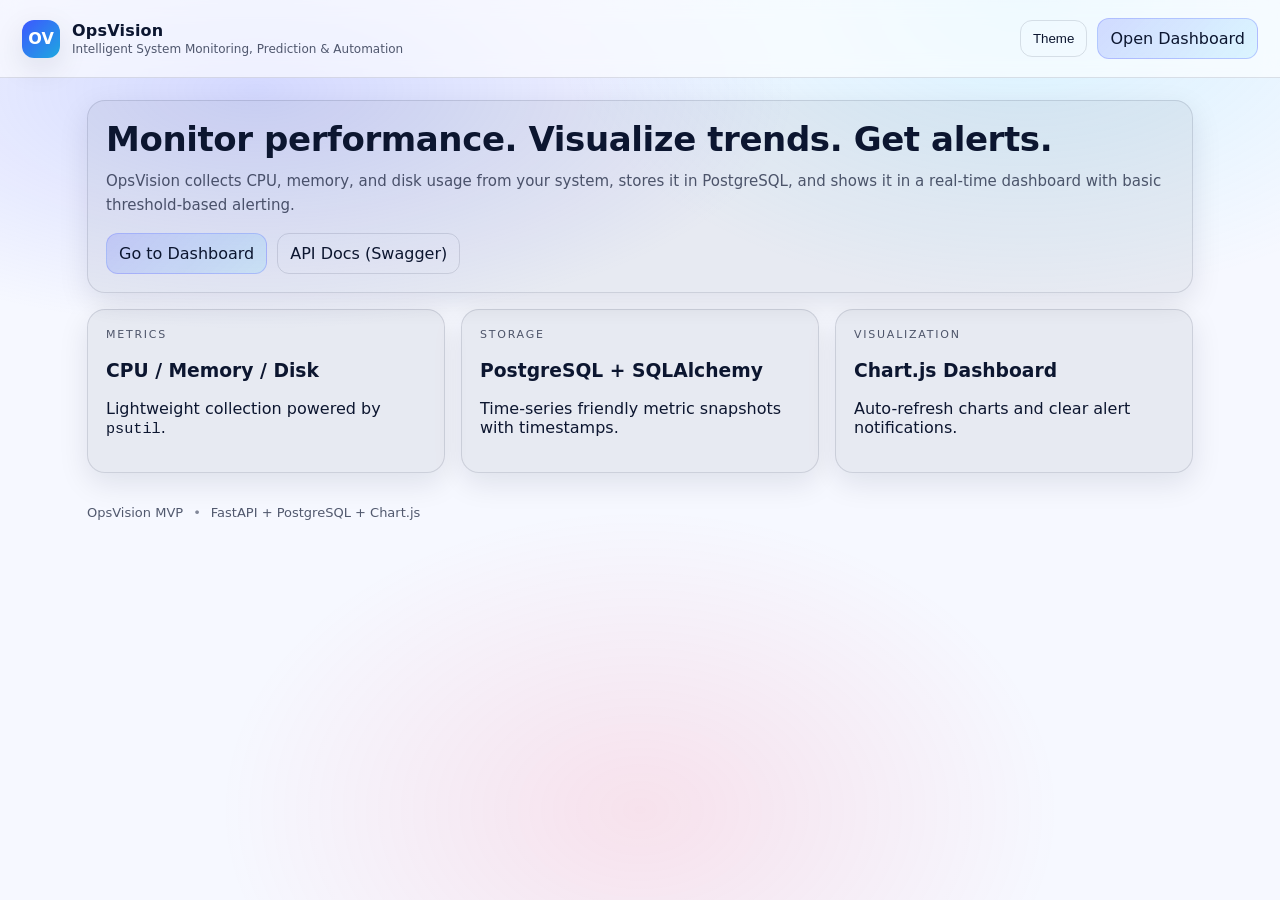
<file: frontend/index.html>
<!doctype html>
<html lang="en">
  <head>
    <meta charset="UTF-8" />
    <meta name="viewport" content="width=device-width, initial-scale=1.0" />
    <title>OpsVision</title>
    <link rel="stylesheet" href="assets/styles.css" />
  </head>
  <body>
    <div class="bg"></div>
    <header class="topbar">
      <div class="brand">
        <div class="logo">OV</div>
        <div class="brand-text">
          <div class="title">OpsVision</div>
          <div class="subtitle">Intelligent System Monitoring, Prediction & Automation</div>
        </div>
      </div>
      <div class="actions">
        <button id="themeToggle" class="btn btn-ghost" type="button" aria-label="Toggle theme">
          Theme
        </button>
        <a class="btn btn-primary" href="dashboard.html">Open Dashboard</a>
      </div>
    </header>

    <main class="container">
      <section class="hero card">
        <h1>Monitor performance. Visualize trends. Get alerts.</h1>
        <p>
          OpsVision collects CPU, memory, and disk usage from your system, stores it in PostgreSQL, and
          shows it in a real-time dashboard with basic threshold-based alerting.
        </p>
        <div class="hero-actions">
          <a class="btn btn-primary" href="dashboard.html">Go to Dashboard</a>
          <a class="btn btn-ghost" href="/docs">API Docs (Swagger)</a>
        </div>
      </section>

      <section class="grid-3">
        <div class="card">
          <div class="kicker">Metrics</div>
          <h3>CPU / Memory / Disk</h3>
          <p>Lightweight collection powered by <code>psutil</code>.</p>
        </div>
        <div class="card">
          <div class="kicker">Storage</div>
          <h3>PostgreSQL + SQLAlchemy</h3>
          <p>Time-series friendly metric snapshots with timestamps.</p>
        </div>
        <div class="card">
          <div class="kicker">Visualization</div>
          <h3>Chart.js Dashboard</h3>
          <p>Auto-refresh charts and clear alert notifications.</p>
        </div>
      </section>
    </main>

    <footer class="footer">
      <span>OpsVision MVP</span>
      <span class="dot">•</span>
      <span>FastAPI + PostgreSQL + Chart.js</span>
    </footer>

    <script src="assets/theme.js"></script>
  </body>
</html>
</file>
<file: frontend/assets/styles.css>
:root {
  --bg: #0b1220;
  --card: rgba(255, 255, 255, 0.06);
  --card2: rgba(255, 255, 255, 0.08);
  --text: #e8eefc;
  --muted: rgba(232, 238, 252, 0.72);
  --border: rgba(255, 255, 255, 0.12);
  --shadow: 0 10px 30px rgba(0, 0, 0, 0.35);
  --primary: #6d7dff;
  --primary2: #4dd6ff;
  --danger: #ff5a7a;
  --warning: #ffcc66;
}

html[data-theme="light"] {
  --bg: #f6f8ff;
  --card: rgba(10, 20, 40, 0.06);
  --card2: rgba(10, 20, 40, 0.08);
  --text: #0c1630;
  --muted: rgba(12, 22, 48, 0.7);
  --border: rgba(12, 22, 48, 0.12);
  --shadow: 0 10px 30px rgba(12, 22, 48, 0.1);
  --primary: #3d57ff;
  --primary2: #1ea8e0;
  --danger: #d3194a;
  --warning: #b77a00;
}

* {
  box-sizing: border-box;
}

body {
  margin: 0;
  font-family: ui-sans-serif, system-ui, -apple-system, Segoe UI, Roboto, Helvetica, Arial, "Apple Color Emoji",
    "Segoe UI Emoji";
  color: var(--text);
  background: var(--bg);
}

.bg {
  position: fixed;
  inset: 0;
  background: radial-gradient(900px 400px at 20% 10%, rgba(109, 125, 255, 0.25), transparent 60%),
    radial-gradient(800px 500px at 80% 0%, rgba(77, 214, 255, 0.18), transparent 60%),
    radial-gradient(700px 500px at 50% 90%, rgba(255, 90, 122, 0.14), transparent 60%);
  pointer-events: none;
  z-index: -1;
}

.topbar {
  position: sticky;
  top: 0;
  display: flex;
  justify-content: space-between;
  align-items: center;
  padding: 18px 22px;
  backdrop-filter: blur(10px);
  border-bottom: 1px solid var(--border);
  background: rgba(0, 0, 0, 0.18);
}

html[data-theme="light"] .topbar {
  background: rgba(255, 255, 255, 0.6);
}

.brand {
  display: flex;
  align-items: center;
  gap: 12px;
}

.brand-link {
  display: flex;
  align-items: center;
  gap: 12px;
  color: inherit;
  text-decoration: none;
}

.logo {
  width: 38px;
  height: 38px;
  border-radius: 12px;
  display: grid;
  place-items: center;
  font-weight: 800;
  background: linear-gradient(135deg, var(--primary), var(--primary2));
  color: white;
  box-shadow: var(--shadow);
}

.title {
  font-weight: 800;
  letter-spacing: 0.2px;
}

.subtitle {
  color: var(--muted);
  font-size: 12px;
  margin-top: 2px;
}

.actions {
  display: flex;
  gap: 10px;
  align-items: center;
}

.btn {
  display: inline-flex;
  align-items: center;
  justify-content: center;
  gap: 10px;
  padding: 10px 12px;
  border-radius: 12px;
  border: 1px solid var(--border);
  color: var(--text);
  text-decoration: none;
  background: rgba(255, 255, 255, 0.04);
  cursor: pointer;
  transition: transform 0.08s ease, background 0.12s ease, border-color 0.12s ease;
}

.btn:hover {
  transform: translateY(-1px);
  background: rgba(255, 255, 255, 0.06);
  border-color: rgba(255, 255, 255, 0.2);
}

.btn:active {
  transform: translateY(0);
}

.btn-primary {
  border-color: rgba(109, 125, 255, 0.35);
  background: linear-gradient(135deg, rgba(109, 125, 255, 0.25), rgba(77, 214, 255, 0.16));
}

.btn-ghost {
  background: transparent;
}

.container {
  max-width: 1150px;
  margin: 0 auto;
  padding: 22px;
}

.card {
  border: 1px solid var(--border);
  background: var(--card);
  box-shadow: var(--shadow);
  border-radius: 18px;
  padding: 18px;
}

.hero h1 {
  margin: 0 0 10px 0;
  font-size: 34px;
  letter-spacing: -0.4px;
}

.hero p {
  color: var(--muted);
  font-size: 15px;
  line-height: 1.6;
  margin: 0 0 16px 0;
}

.hero-actions {
  display: flex;
  gap: 10px;
  flex-wrap: wrap;
}

.grid-3 {
  margin-top: 16px;
  display: grid;
  grid-template-columns: repeat(3, minmax(0, 1fr));
  gap: 16px;
}

.row {
  margin-bottom: 16px;
}

.kicker {
  color: var(--muted);
  text-transform: uppercase;
  letter-spacing: 0.16em;
  font-size: 11px;
  margin-bottom: 6px;
}

.h2 {
  margin: 0;
  font-size: 16px;
  letter-spacing: -0.2px;
}

.row-head {
  display: flex;
  justify-content: space-between;
  align-items: flex-start;
  gap: 12px;
  margin-bottom: 10px;
}

.big-number {
  font-weight: 800;
  font-size: 22px;
  letter-spacing: -0.2px;
}

.alerts {
  display: flex;
  flex-direction: column;
  gap: 10px;
}

.alert {
  border: 1px solid var(--border);
  background: var(--card2);
  border-radius: 14px;
  padding: 10px 12px;
  display: flex;
  justify-content: space-between;
  gap: 12px;
}

.alert strong {
  display: block;
  margin-bottom: 2px;
}

.badge {
  font-size: 12px;
  padding: 4px 10px;
  border-radius: 999px;
  border: 1px solid var(--border);
  color: var(--text);
  white-space: nowrap;
}

.badge-danger {
  border-color: rgba(255, 90, 122, 0.35);
  background: rgba(255, 90, 122, 0.12);
}

.badge-warn {
  border-color: rgba(255, 204, 102, 0.4);
  background: rgba(255, 204, 102, 0.12);
}

.pill {
  font-size: 12px;
  padding: 6px 10px;
  border-radius: 999px;
  border: 1px solid var(--border);
  background: rgba(255, 255, 255, 0.04);
}

.pill-ok {
  border-color: rgba(77, 214, 255, 0.35);
  background: rgba(77, 214, 255, 0.12);
}

.pill-bad {
  border-color: rgba(255, 90, 122, 0.35);
  background: rgba(255, 90, 122, 0.12);
}

.meta {
  display: flex;
  justify-content: space-between;
  gap: 10px;
  flex-wrap: wrap;
  margin-top: 14px;
}

.muted {
  color: var(--muted);
}

code {
  font-family: ui-monospace, SFMono-Regular, Menlo, Monaco, Consolas, "Liberation Mono", "Courier New", monospace;
  font-size: 0.95em;
}

.footer {
  max-width: 1150px;
  margin: 10px auto 22px;
  padding: 0 22px;
  color: var(--muted);
  font-size: 13px;
  display: flex;
  gap: 10px;
  align-items: center;
  flex-wrap: wrap;
}

.dot {
  opacity: 0.7;
}

@media (max-width: 980px) {
  .grid-3 {
    grid-template-columns: 1fr;
  }
  .hero h1 {
    font-size: 28px;
  }
}
</file>
